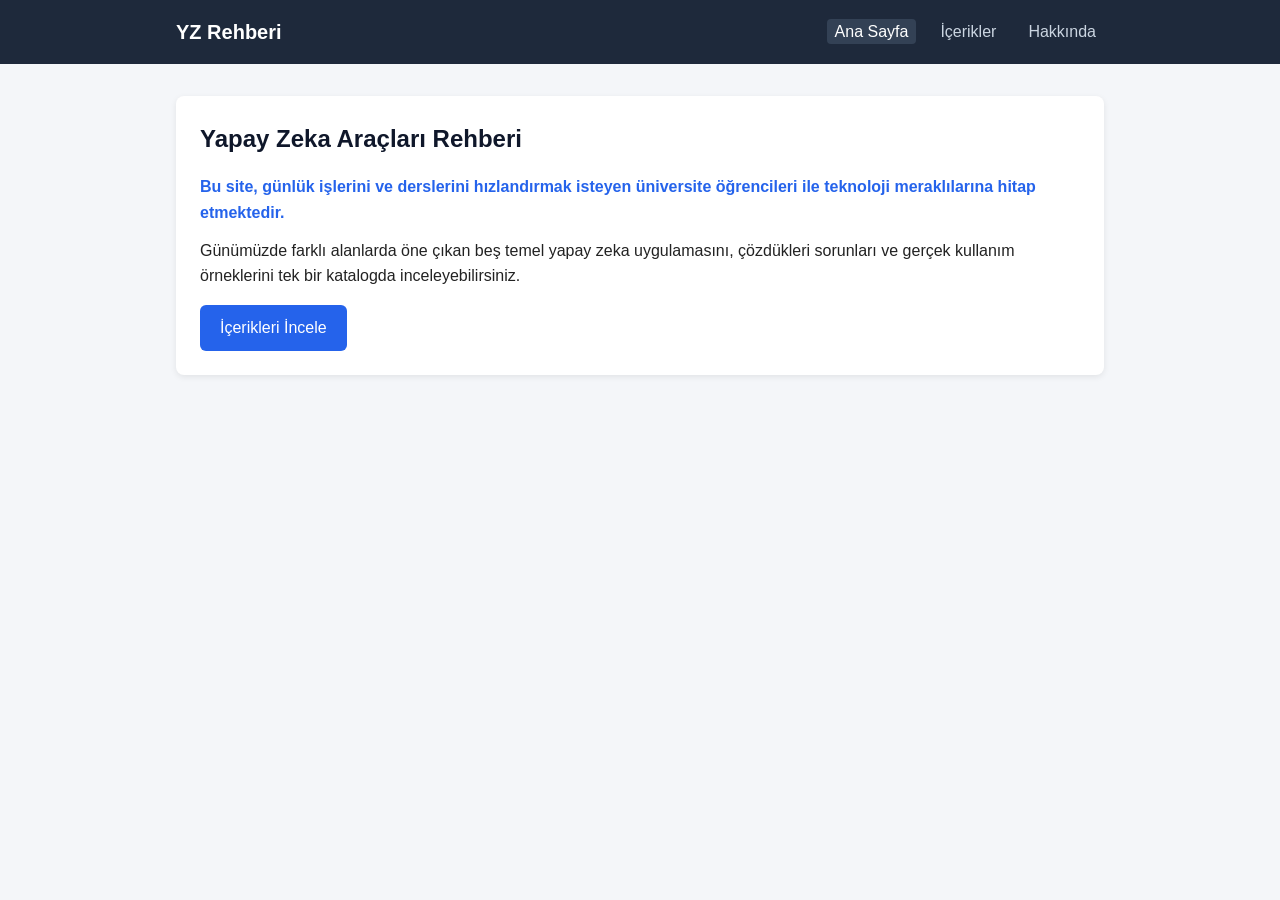
<file: index.html>
<!DOCTYPE html>
<html lang="tr">
<head>
  <meta charset="UTF-8">
  <meta name="viewport" content="width=device-width, initial-scale=1.0">
  <title>Yapay Zeka Rehberi - Ana Sayfa</title>
  <link rel="stylesheet" href="style.css">
</head>
<body>
  <header>
    <nav class="navbar" aria-label="Ana Menü">
      <a href="index.html" class="logo">YZ Rehberi</a>
      <ul class="nav-links">
        <li><a href="index.html" class="active">Ana Sayfa</a></li>
        <li><a href="icerikler.html">İçerikler</a></li>
        <li><a href="hakkinda.html">Hakkında</a></li>
      </ul>
    </nav>
  </header>

  <main class="container">
    <section class="hero">
      <h1>Yapay Zeka Araçları Rehberi</h1>
      <p class="hedef-kitle">Bu site, günlük işlerini ve derslerini hızlandırmak isteyen üniversite öğrencileri ile teknoloji meraklılarına hitap etmektedir.</p>
      <p>Günümüzde farklı alanlarda öne çıkan beş temel yapay zeka uygulamasını, çözdükleri sorunları ve gerçek kullanım örneklerini tek bir katalogda inceleyebilirsiniz.</p>
      <a href="icerikler.html" class="btn-primary">İçerikleri İncele</a>
    </section>
  </main>
</body>
</html>
</file>
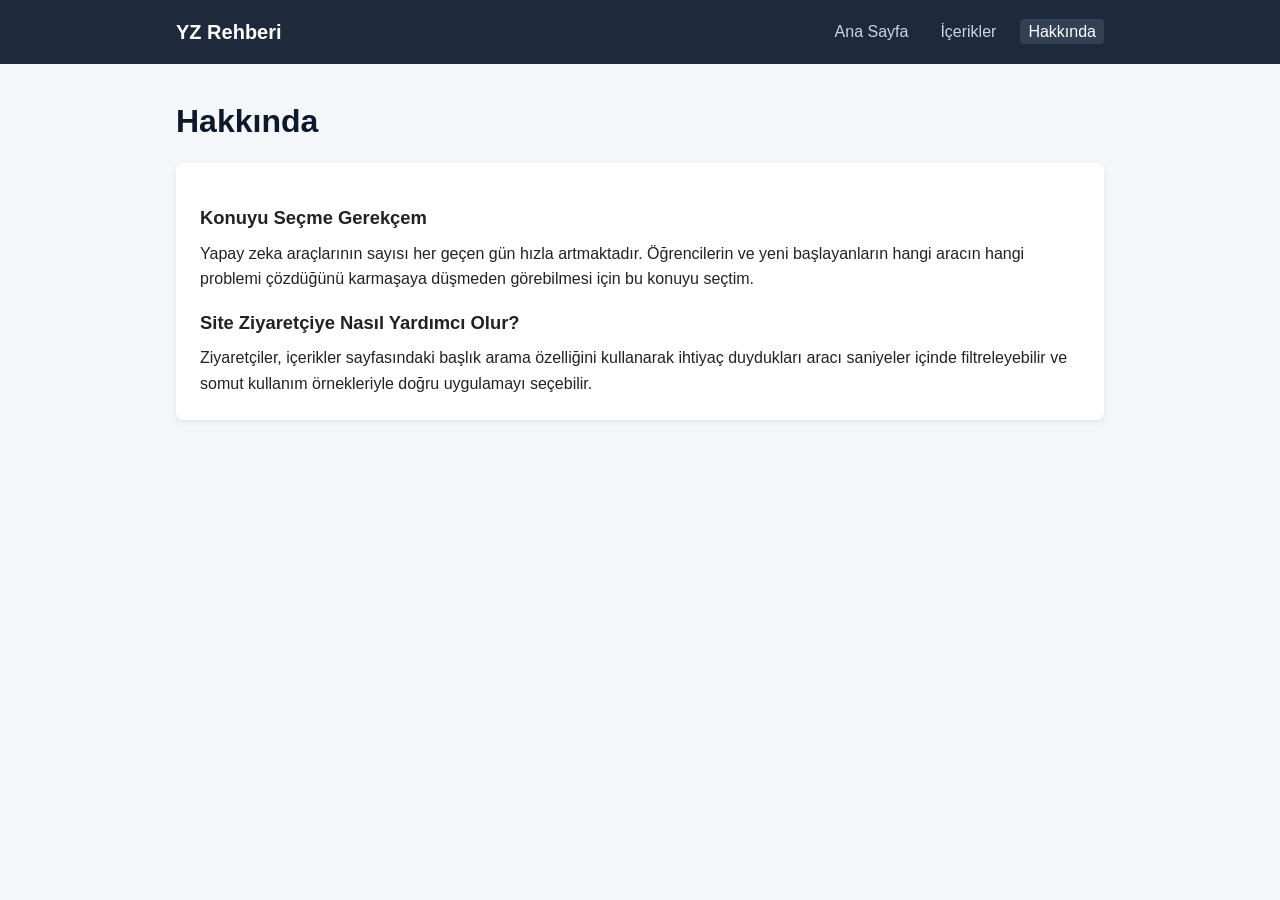
<file: hakkinda.html>
<!DOCTYPE html>
<html lang="tr">
<head>
  <meta charset="UTF-8">
  <meta name="viewport" content="width=device-width, initial-scale=1.0">
  <title>Yapay Zeka Rehberi - Hakkında</title>
  <link rel="stylesheet" href="style.css">
</head>
<body>
  <header>
    <nav class="navbar" aria-label="Ana Menü">
      <a href="index.html" class="logo">YZ Rehberi</a>
      <ul class="nav-links">
        <li><a href="index.html">Ana Sayfa</a></li>
        <li><a href="icerikler.html">İçerikler</a></li>
        <li><a href="hakkinda.html" class="active">Hakkında</a></li>
      </ul>
    </nav>
  </header>

  <main class="container">
    <h1>Hakkında</h1>
    <section class="about-box">
      <h2>Konuyu Seçme Gerekçem</h2>
      <p>Yapay zeka araçlarının sayısı her geçen gün hızla artmaktadır. Öğrencilerin ve yeni başlayanların hangi aracın hangi problemi çözdüğünü karmaşaya düşmeden görebilmesi için bu konuyu seçtim.</p>
      
      <h2>Site Ziyaretçiye Nasıl Yardımcı Olur?</h2>
      <p>Ziyaretçiler, içerikler sayfasındaki başlık arama özelliğini kullanarak ihtiyaç duydukları aracı saniyeler içinde filtreleyebilir ve somut kullanım örnekleriyle doğru uygulamayı seçebilir.</p>
    </section>
  </main>
</body>
</html>
</file>
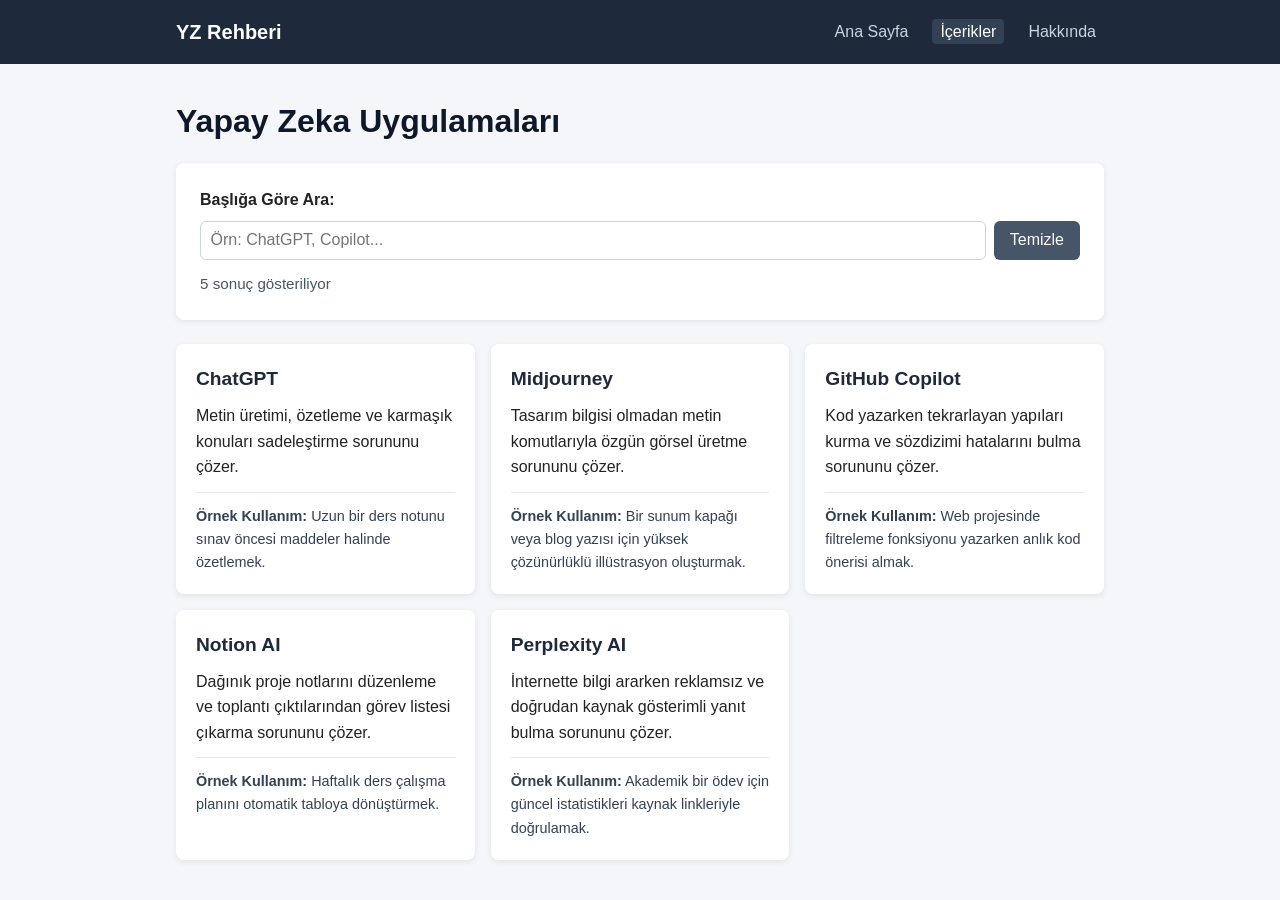
<file: icerikler.html>
<!DOCTYPE html>
<html lang="tr">
<head>
  <meta charset="UTF-8">
  <meta name="viewport" content="width=device-width, initial-scale=1.0">
  <title>Yapay Zeka Rehberi - İçerikler</title>
  <link rel="stylesheet" href="style.css">
</head>
<body>
  <header>
    <nav class="navbar" aria-label="Ana Menü">
      <a href="index.html" class="logo">YZ Rehberi</a>
      <ul class="nav-links">
        <li><a href="index.html">Ana Sayfa</a></li>
        <li><a href="icerikler.html" class="active">İçerikler</a></li>
        <li><a href="hakkinda.html">Hakkında</a></li>
      </ul>
    </nav>
  </header>

  <main class="container">
    <h1>Yapay Zeka Uygulamaları</h1>

    <div class="search-box">
      <label for="searchInput">Başlığa Göre Ara:</label>
      <div class="search-controls">
        <input type="search" id="searchInput" placeholder="Örn: ChatGPT, Copilot...">
        <button type="button" id="clearBtn">Temizle</button>
      </div>
      <p id="resultCount" class="result-count">5 sonuç gösteriliyor</p>
    </div>

    <p id="emptyMessage" class="empty-message" hidden>Aramanızla eşleşen içerik bulunamadı.</p>

    <section class="card-grid" id="cardGrid">
      <article class="card">
        <h2>ChatGPT</h2>
        <p>Metin üretimi, özetleme ve karmaşık konuları sadeleştirme sorununu çözer.</p>
        <p class="extra-info"><strong>Örnek Kullanım:</strong> Uzun bir ders notunu sınav öncesi maddeler halinde özetlemek.</p>
      </article>

      <article class="card">
        <h2>Midjourney</h2>
        <p>Tasarım bilgisi olmadan metin komutlarıyla özgün görsel üretme sorununu çözer.</p>
        <p class="extra-info"><strong>Örnek Kullanım:</strong> Bir sunum kapağı veya blog yazısı için yüksek çözünürlüklü illüstrasyon oluşturmak.</p>
      </article>

      <article class="card">
        <h2>GitHub Copilot</h2>
        <p>Kod yazarken tekrarlayan yapıları kurma ve sözdizimi hatalarını bulma sorununu çözer.</p>
        <p class="extra-info"><strong>Örnek Kullanım:</strong> Web projesinde filtreleme fonksiyonu yazarken anlık kod önerisi almak.</p>
      </article>

      <article class="card">
        <h2>Notion AI</h2>
        <p>Dağınık proje notlarını düzenleme ve toplantı çıktılarından görev listesi çıkarma sorununu çözer.</p>
        <p class="extra-info"><strong>Örnek Kullanım:</strong> Haftalık ders çalışma planını otomatik tabloya dönüştürmek.</p>
      </article>

      <article class="card">
        <h2>Perplexity AI</h2>
        <p>İnternette bilgi ararken reklamsız ve doğrudan kaynak gösterimli yanıt bulma sorununu çözer.</p>
        <p class="extra-info"><strong>Örnek Kullanım:</strong> Akademik bir ödev için güncel istatistikleri kaynak linkleriyle doğrulamak.</p>
      </article>
    </section>
  </main>

  <script src="script.js"></script>
</body>
</html>
</file>
<file: style.css>
* {
  box-sizing: border-box;
  margin: 0;
  padding: 0;
}

body {
  font-family: Arial, sans-serif;
  line-height: 1.6;
  background-color: #f4f6f9;
  color: #222;
}

header {
  background-color: #1e293b;
  color: #fff;
}

.navbar {
  max-width: 960px;
  margin: 0 auto;
  padding: 1rem;
  display: flex;
  flex-wrap: wrap;
  justify-content: space-between;
  align-items: center;
  gap: 0.75rem;
}

.logo {
  color: #fff;
  text-decoration: none;
  font-size: 1.25rem;
  font-weight: bold;
}

.nav-links {
  list-style: none;
  display: flex;
  flex-wrap: wrap;
  gap: 1rem;
}

.nav-links a {
  color: #cbd5e1;
  text-decoration: none;
  padding: 0.25rem 0.5rem;
  border-radius: 4px;
}

.nav-links a:hover,
.nav-links a.active {
  color: #fff;
  background-color: #334155;
}

.container {
  max-width: 960px;
  margin: 2rem auto;
  padding: 0 1rem;
}

.hero,
.about-box,
.search-box {
  background: #fff;
  padding: 1.5rem;
  border-radius: 8px;
  box-shadow: 0 2px 6px rgba(0, 0, 0, 0.08);
  margin-bottom: 1.5rem;
}

.hero h1,
.container > h1 {
  margin-bottom: 1rem;
  color: #0f172a;
}

.hedef-kitle {
  font-weight: bold;
  color: #2563eb;
  margin-bottom: 0.75rem;
}

.btn-primary {
  display: inline-block;
  margin-top: 1rem;
  padding: 0.65rem 1.25rem;
  background-color: #2563eb;
  color: #fff;
  text-decoration: none;
  border-radius: 6px;
}

.btn-primary:hover {
  background-color: #1d4ed8;
}

.search-box label {
  display: block;
  font-weight: bold;
  margin-bottom: 0.5rem;
}

.search-controls {
  display: flex;
  gap: 0.5rem;
}

.search-controls input {
  flex: 1;
  min-width: 0;
  padding: 0.6rem;
  border: 1px solid #cbd5e1;
  border-radius: 6px;
  font-size: 1rem;
}

.search-controls button {
  padding: 0.6rem 1rem;
  background-color: #475569;
  color: #fff;
  border: none;
  border-radius: 6px;
  cursor: pointer;
  font-size: 1rem;
}

.search-controls button:hover {
  background-color: #334155;
}

input:focus,
button:focus,
a:focus {
  outline: 3px solid #2563eb;
  outline-offset: 2px;
}

.result-count {
  margin-top: 0.75rem;
  font-size: 0.95rem;
  color: #475569;
}

.empty-message {
  background-color: #fee2e2;
  color: #991b1b;
  padding: 1rem;
  border-radius: 6px;
  margin-bottom: 1rem;
  font-weight: bold;
}

.card-grid {
  display: grid;
  grid-template-columns: repeat(auto-fit, minmax(260px, 1fr));
  gap: 1rem;
}

.card {
  background: #fff;
  padding: 1.25rem;
  border-radius: 8px;
  box-shadow: 0 2px 6px rgba(0, 0, 0, 0.08);
}

.card h2 {
  color: #1e293b;
  margin-bottom: 0.5rem;
  font-size: 1.2rem;
}

.extra-info {
  margin-top: 0.75rem;
  padding-top: 0.75rem;
  border-top: 1px solid #e2e8f0;
  font-size: 0.9rem;
  color: #334155;
}

.about-box h2 {
  margin-top: 1rem;
  margin-bottom: 0.5rem;
  font-size: 1.15rem;
}

@media (max-width: 420px) {
  .search-controls {
    flex-direction: column;
  }
}
</file>
